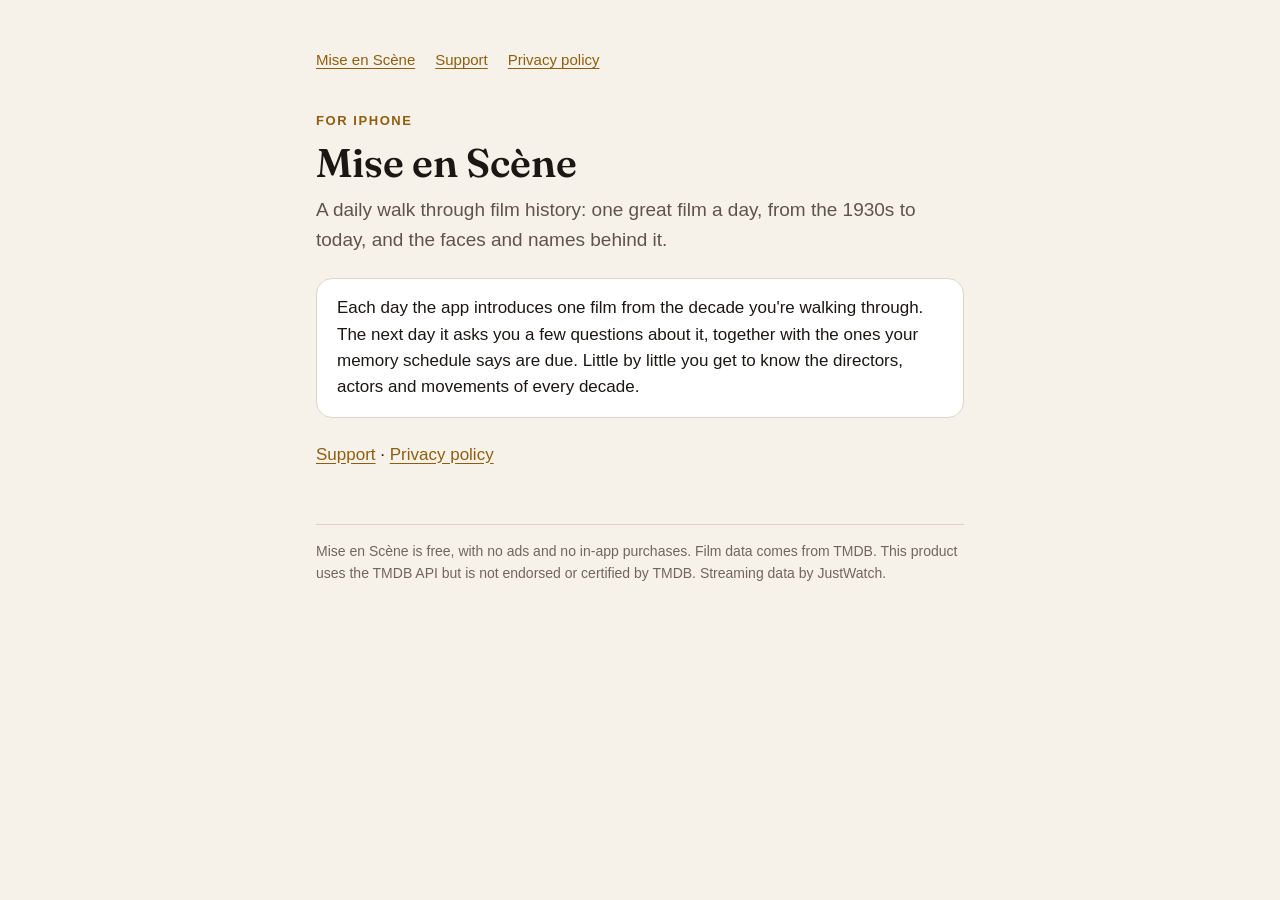
<file: index.html>
<!doctype html>
<html lang="en">
<head>
<meta charset="utf-8">
<meta name="viewport" content="width=device-width, initial-scale=1">
<link rel="preconnect" href="https://fonts.googleapis.com">
<link href="https://fonts.googleapis.com/css2?family=Fraunces:opsz,wght@9..144,600&display=swap" rel="stylesheet">
<link rel="stylesheet" href="style.css">
<title>Mise en Scène</title>
<meta name="description" content="A daily walk through film history, on iPhone.">
</head>
<body><main>
<nav><a href="./">Mise en Scène</a><a href="support.html">Support</a><a href="privacy.html">Privacy policy</a></nav>
<p class="eyebrow">For iPhone</p>
<h1>Mise en Scène</h1>
<p class="lead">A daily walk through film history: one great film a day, from the 1930s to today, and the faces and names behind it.</p>
<div class="card">
<p>Each day the app introduces one film from the decade you're walking through. The next day it asks you a few questions about it, together with the ones your memory schedule says are due. Little by little you get to know the directors, actors and movements of every decade.</p>
</div>
<p><a href="support.html">Support</a> · <a href="privacy.html">Privacy policy</a></p>
<footer>Mise en Scène is free, with no ads and no in-app purchases. Film data comes from TMDB. This product uses the TMDB API but is not endorsed or certified by TMDB. Streaming data by JustWatch.</footer>
</main></body>
</html>
</file>
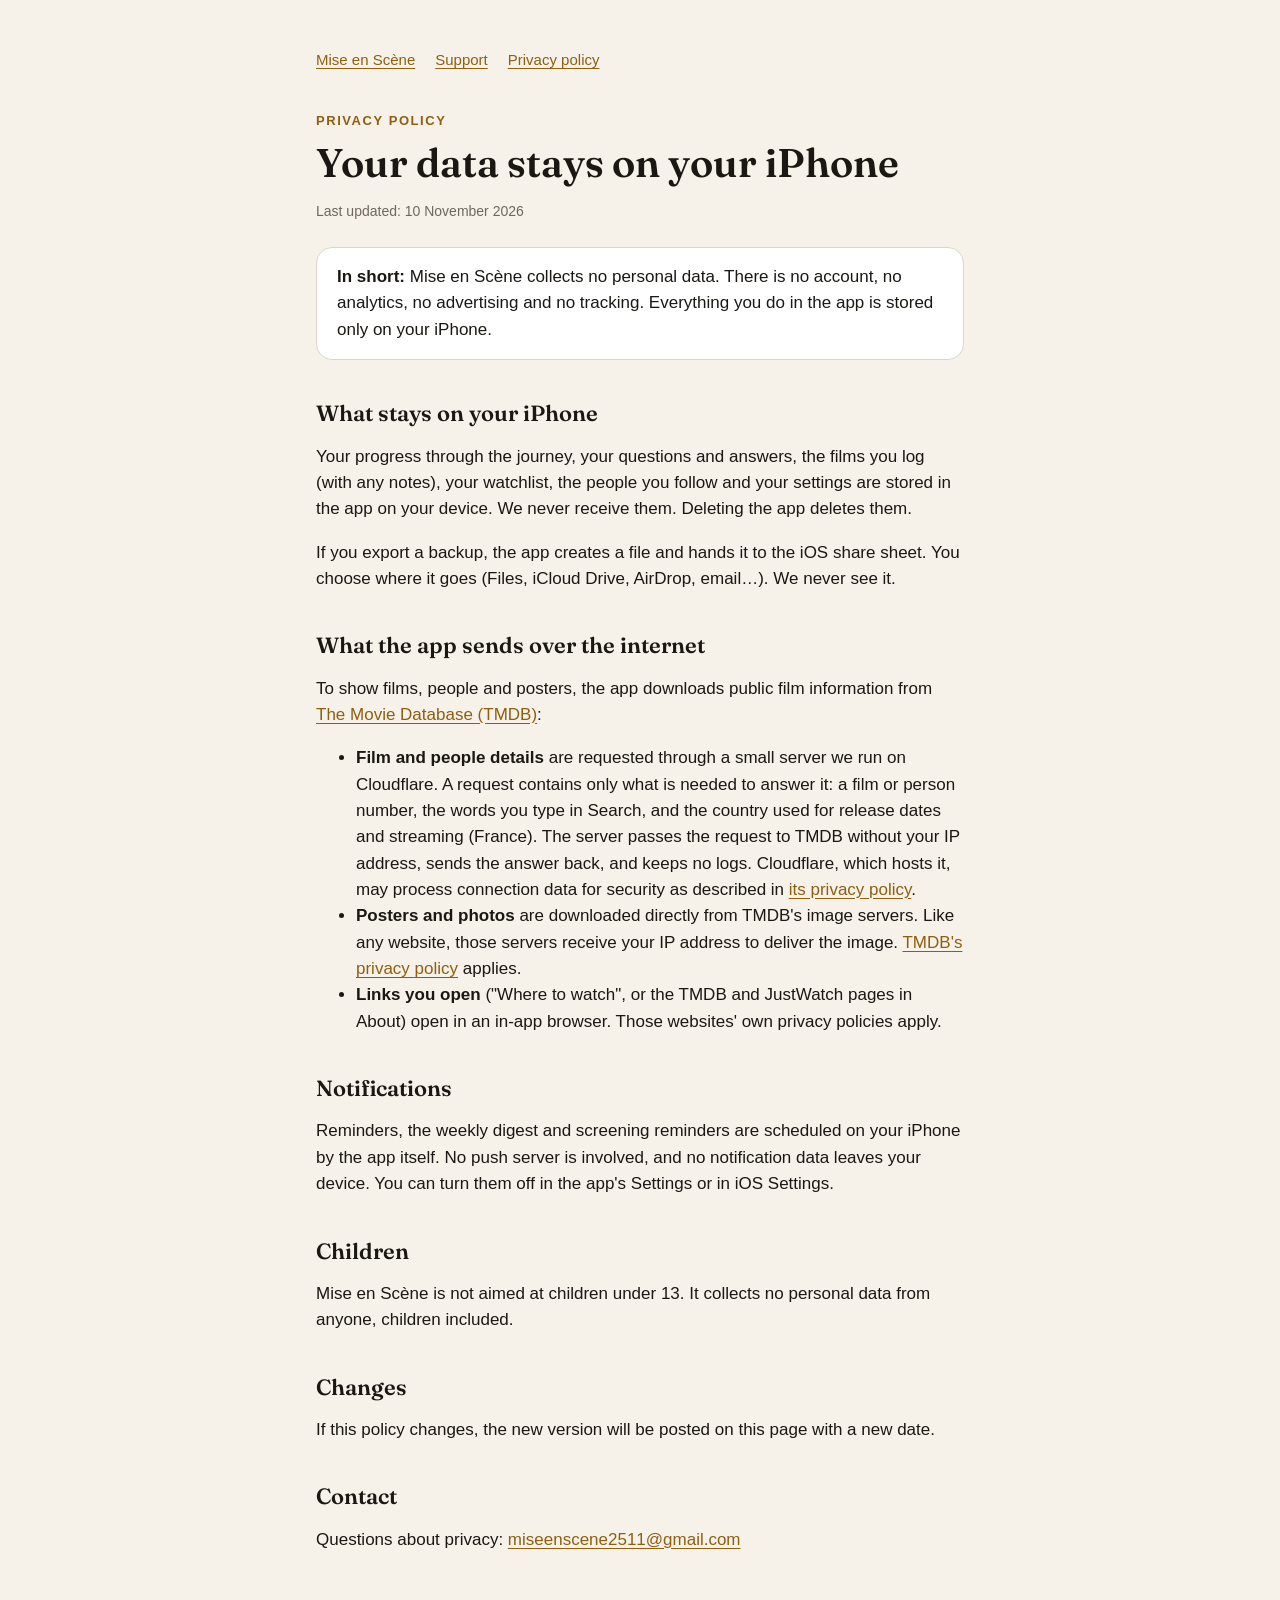
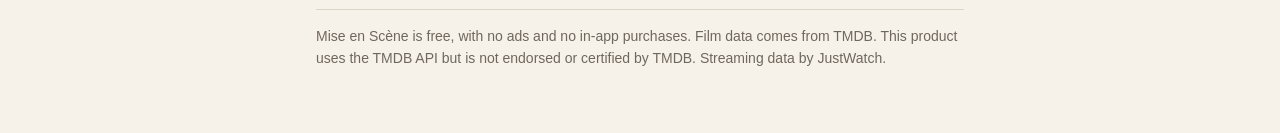
<file: privacy.html>
<!doctype html>
<html lang="en">
<head>
<meta charset="utf-8">
<meta name="viewport" content="width=device-width, initial-scale=1">
<link rel="preconnect" href="https://fonts.googleapis.com">
<link href="https://fonts.googleapis.com/css2?family=Fraunces:opsz,wght@9..144,600&display=swap" rel="stylesheet">
<link rel="stylesheet" href="style.css">
<title>Mise en Scène Privacy</title>
<meta name="description" content="Mise en Scène's privacy policy: the app collects no personal data.">
</head>
<body><main>
<nav><a href="./">Mise en Scène</a><a href="support.html">Support</a><a href="privacy.html">Privacy policy</a></nav>
<p class="eyebrow">Privacy policy</p>
<h1>Your data stays on your iPhone</h1>
<p class="meta">Last updated: 10 November 2026</p>

<div class="card">
<p><strong>In short:</strong> Mise en Scène collects no personal data. There is no account, no analytics, no advertising and no tracking. Everything you do in the app is stored only on your iPhone.</p>
</div>

<h2>What stays on your iPhone</h2>
<p>Your progress through the journey, your questions and answers, the films you log (with any notes), your watchlist, the people you follow and your settings are stored in the app on your device. We never receive them. Deleting the app deletes them.</p>
<p>If you export a backup, the app creates a file and hands it to the iOS share sheet. You choose where it goes (Files, iCloud Drive, AirDrop, email…). We never see it.</p>

<h2>What the app sends over the internet</h2>
<p>To show films, people and posters, the app downloads public film information from <a href="https://www.themoviedb.org/">The Movie Database (TMDB)</a>:</p>
<ul>
<li><strong>Film and people details</strong> are requested through a small server we run on Cloudflare. A request contains only what is needed to answer it: a film or person number, the words you type in Search, and the country used for release dates and streaming (France). The server passes the request to TMDB without your IP address, sends the answer back, and keeps no logs. Cloudflare, which hosts it, may process connection data for security as described in <a href="https://www.cloudflare.com/privacypolicy/">its privacy policy</a>.</li>
<li><strong>Posters and photos</strong> are downloaded directly from TMDB's image servers. Like any website, those servers receive your IP address to deliver the image. <a href="https://www.themoviedb.org/privacy-policy">TMDB's privacy policy</a> applies.</li>
<li><strong>Links you open</strong> ("Where to watch", or the TMDB and JustWatch pages in About) open in an in-app browser. Those websites' own privacy policies apply.</li>
</ul>

<h2>Notifications</h2>
<p>Reminders, the weekly digest and screening reminders are scheduled on your iPhone by the app itself. No push server is involved, and no notification data leaves your device. You can turn them off in the app's Settings or in iOS Settings.</p>

<h2>Children</h2>
<p>Mise en Scène is not aimed at children under 13. It collects no personal data from anyone, children included.</p>

<h2>Changes</h2>
<p>If this policy changes, the new version will be posted on this page with a new date.</p>

<h2>Contact</h2>
<p>Questions about privacy: <a href="mailto:miseenscene2511@gmail.com">miseenscene2511@gmail.com</a></p>
<footer>Mise en Scène is free, with no ads and no in-app purchases. Film data comes from TMDB. This product uses the TMDB API but is not endorsed or certified by TMDB. Streaming data by JustWatch.</footer>
</main></body>
</html>
</file>
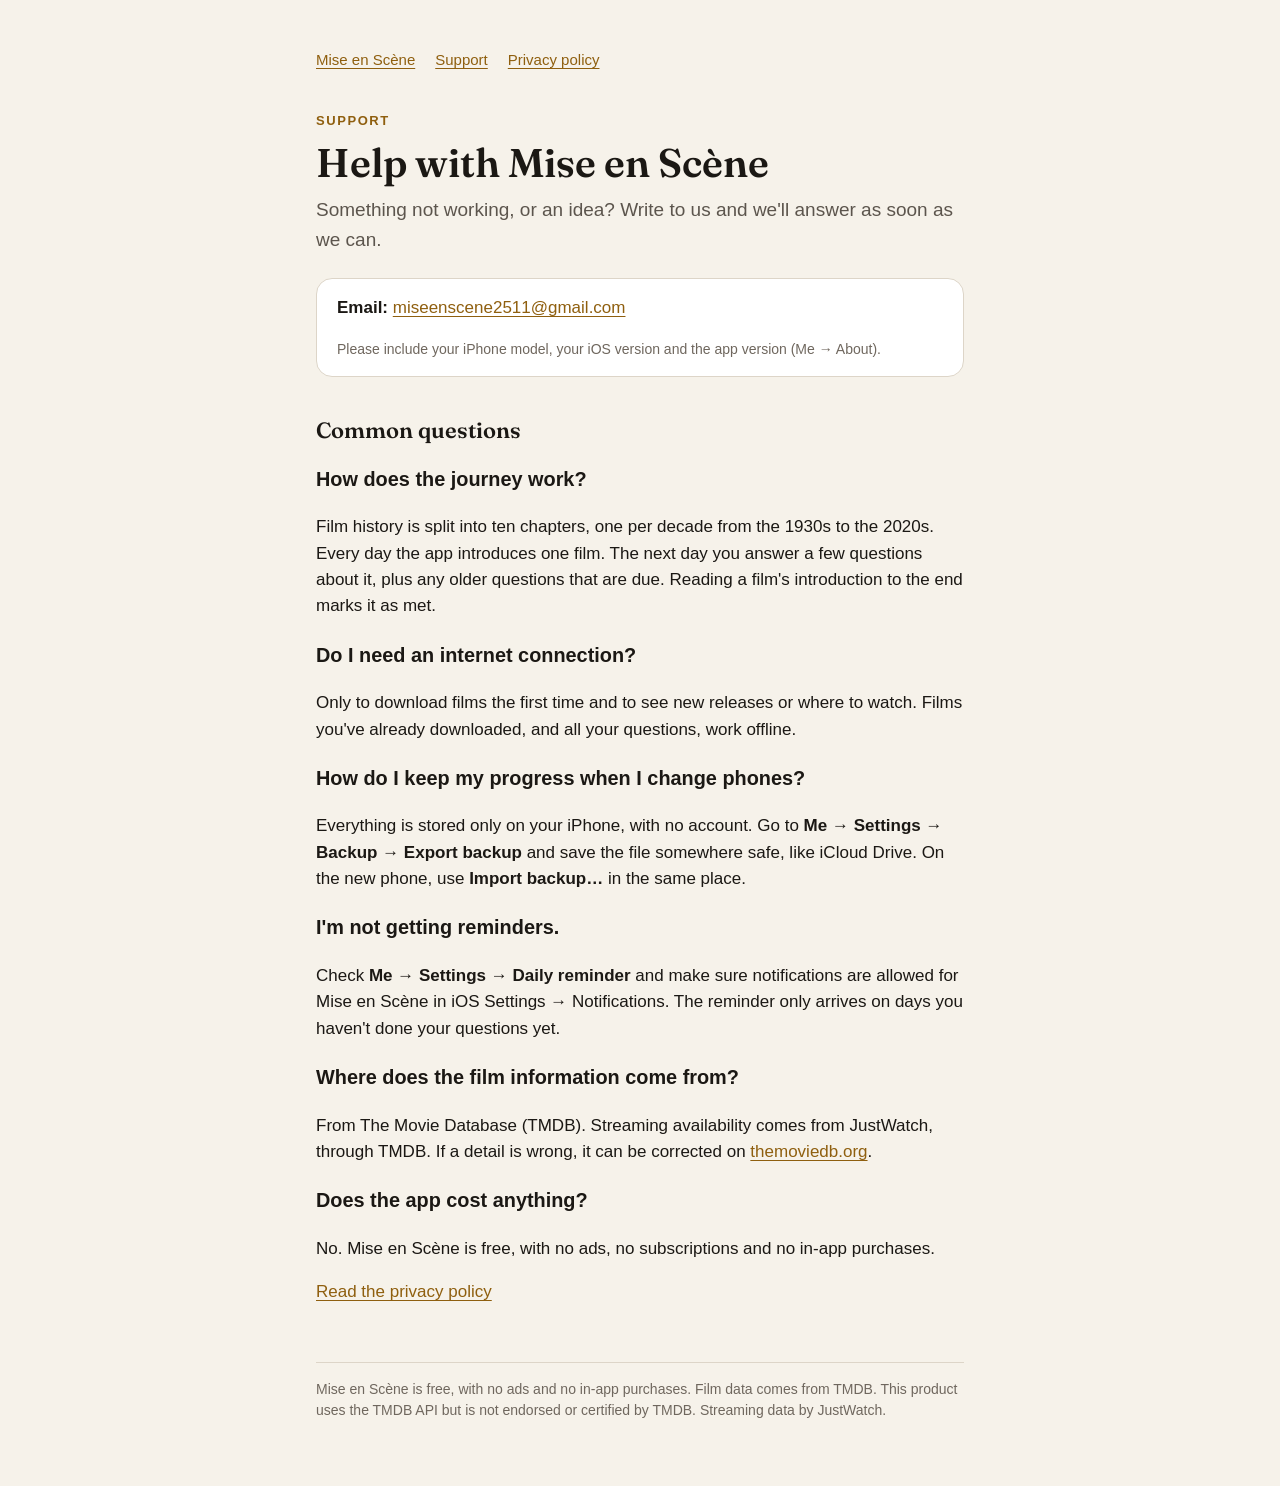
<file: support.html>
<!doctype html>
<html lang="en">
<head>
<meta charset="utf-8">
<meta name="viewport" content="width=device-width, initial-scale=1">
<link rel="preconnect" href="https://fonts.googleapis.com">
<link href="https://fonts.googleapis.com/css2?family=Fraunces:opsz,wght@9..144,600&display=swap" rel="stylesheet">
<link rel="stylesheet" href="style.css">
<title>Mise en Scène Support</title>
<meta name="description" content="Help and contact for Mise en Scène.">
</head>
<body><main>
<nav><a href="./">Mise en Scène</a><a href="support.html">Support</a><a href="privacy.html">Privacy policy</a></nav>
<p class="eyebrow">Support</p>
<h1>Help with Mise en Scène</h1>
<p class="lead">Something not working, or an idea? Write to us and we'll answer as soon as we can.</p>

<div class="card">
<p><strong>Email:</strong> <a href="mailto:miseenscene2511@gmail.com?subject=Mise%20en%20Sc%C3%A8ne%20support">miseenscene2511@gmail.com</a></p>
<p class="meta">Please include your iPhone model, your iOS version and the app version (Me → About).</p>
</div>

<h2>Common questions</h2>

<h3>How does the journey work?</h3>
<p>Film history is split into ten chapters, one per decade from the 1930s to the 2020s. Every day the app introduces one film. The next day you answer a few questions about it, plus any older questions that are due. Reading a film's introduction to the end marks it as met.</p>

<h3>Do I need an internet connection?</h3>
<p>Only to download films the first time and to see new releases or where to watch. Films you've already downloaded, and all your questions, work offline.</p>

<h3>How do I keep my progress when I change phones?</h3>
<p>Everything is stored only on your iPhone, with no account. Go to <strong>Me → Settings → Backup → Export backup</strong> and save the file somewhere safe, like iCloud Drive. On the new phone, use <strong>Import backup…</strong> in the same place.</p>

<h3>I'm not getting reminders.</h3>
<p>Check <strong>Me → Settings → Daily reminder</strong> and make sure notifications are allowed for Mise en Scène in iOS Settings → Notifications. The reminder only arrives on days you haven't done your questions yet.</p>

<h3>Where does the film information come from?</h3>
<p>From The Movie Database (TMDB). Streaming availability comes from JustWatch, through TMDB. If a detail is wrong, it can be corrected on <a href="https://www.themoviedb.org/">themoviedb.org</a>.</p>

<h3>Does the app cost anything?</h3>
<p>No. Mise en Scène is free, with no ads, no subscriptions and no in-app purchases.</p>

<p><a href="privacy.html">Read the privacy policy</a></p>
<footer>Mise en Scène is free, with no ads and no in-app purchases. Film data comes from TMDB. This product uses the TMDB API but is not endorsed or certified by TMDB. Streaming data by JustWatch.</footer>
</main></body>
</html>
</file>
<file: style.css>
/* Mise en Scène site: the app's tokens (docs/DESIGN.md). Dark by default, light when the system asks. */
:root {
  --bg: #0e0d0c; --surface: #1a1816; --border: #34302b;
  --text: #f3eee6; --text2: #b3aa9f; --text3: #958d83; --accent: #e3ae57;
  color-scheme: dark light;
}
@media (prefers-color-scheme: light) {
  :root { --bg: #f6f2ea; --surface: #ffffff; --border: #ddd5c8;
    --text: #1b1814; --text2: #5c554d; --text3: #6f675e; --accent: #8f5f0f; }
}
* { box-sizing: border-box; }
body { margin: 0; background: var(--bg); color: var(--text);
  font: 17px/1.55 -apple-system, BlinkMacSystemFont, "SF Pro Text", "Helvetica Neue", Arial, sans-serif; }
main { max-width: 680px; margin: 0 auto; padding: 48px 16px 64px; }
.eyebrow { color: var(--accent); font-size: 13px; font-weight: 600; letter-spacing: .12em; text-transform: uppercase; margin: 0 0 8px; }
h1, h2 { font-family: "Fraunces", Georgia, serif; font-weight: 600; line-height: 1.2; }
h1 { font-size: 40px; margin: 0 0 8px; }
h2 { font-size: 22px; margin: 40px 0 8px; }
p, li { color: var(--text); }
.lead { color: var(--text2); font-size: 19px; margin-top: 0; }
.meta, footer { color: var(--text3); font-size: 14px; }
a { color: var(--accent); text-underline-offset: 3px; }
.card { background: var(--surface); border: 1px solid var(--border); border-radius: 16px; padding: 16px 20px; margin: 24px 0; }
.card p:first-child { margin-top: 0; } .card p:last-child { margin-bottom: 0; }
nav { display: flex; gap: 20px; flex-wrap: wrap; margin-bottom: 40px; font-size: 15px; }
footer { border-top: 1px solid var(--border); margin-top: 56px; padding-top: 16px; }
</file>
